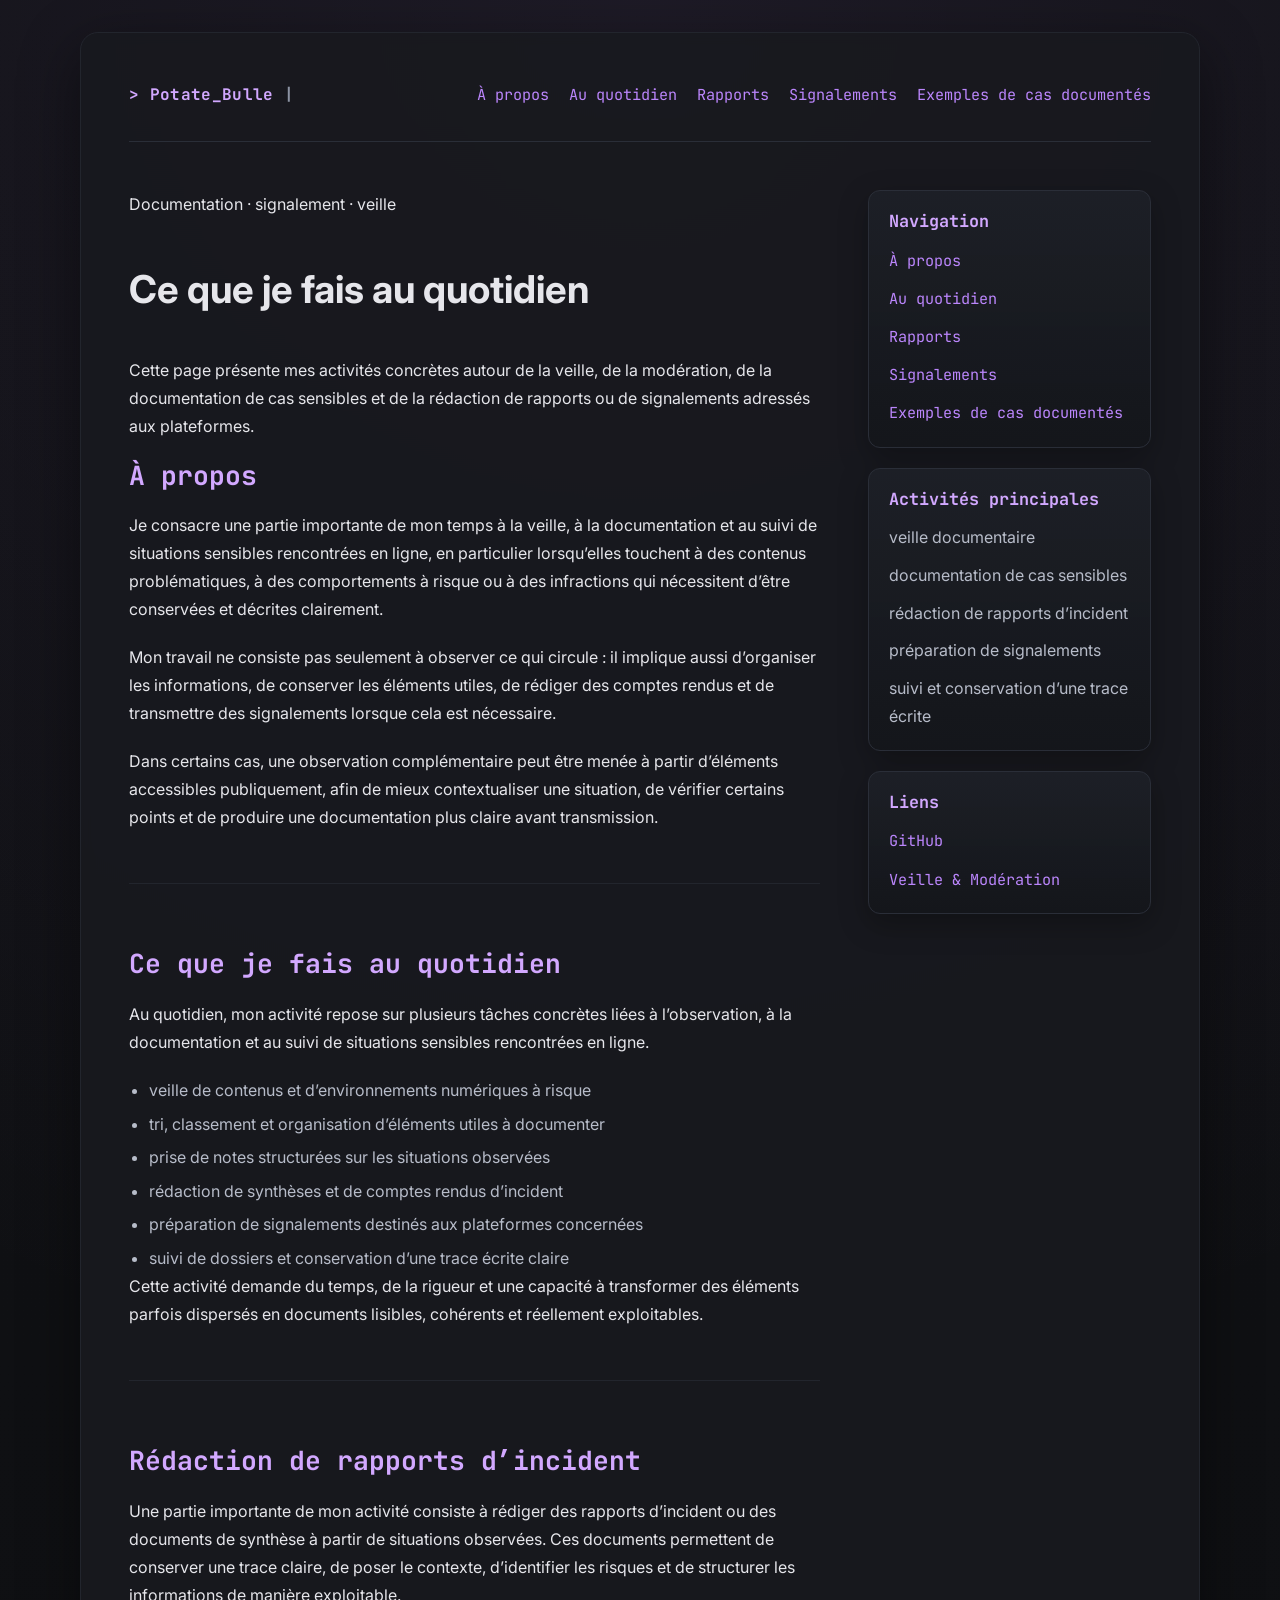
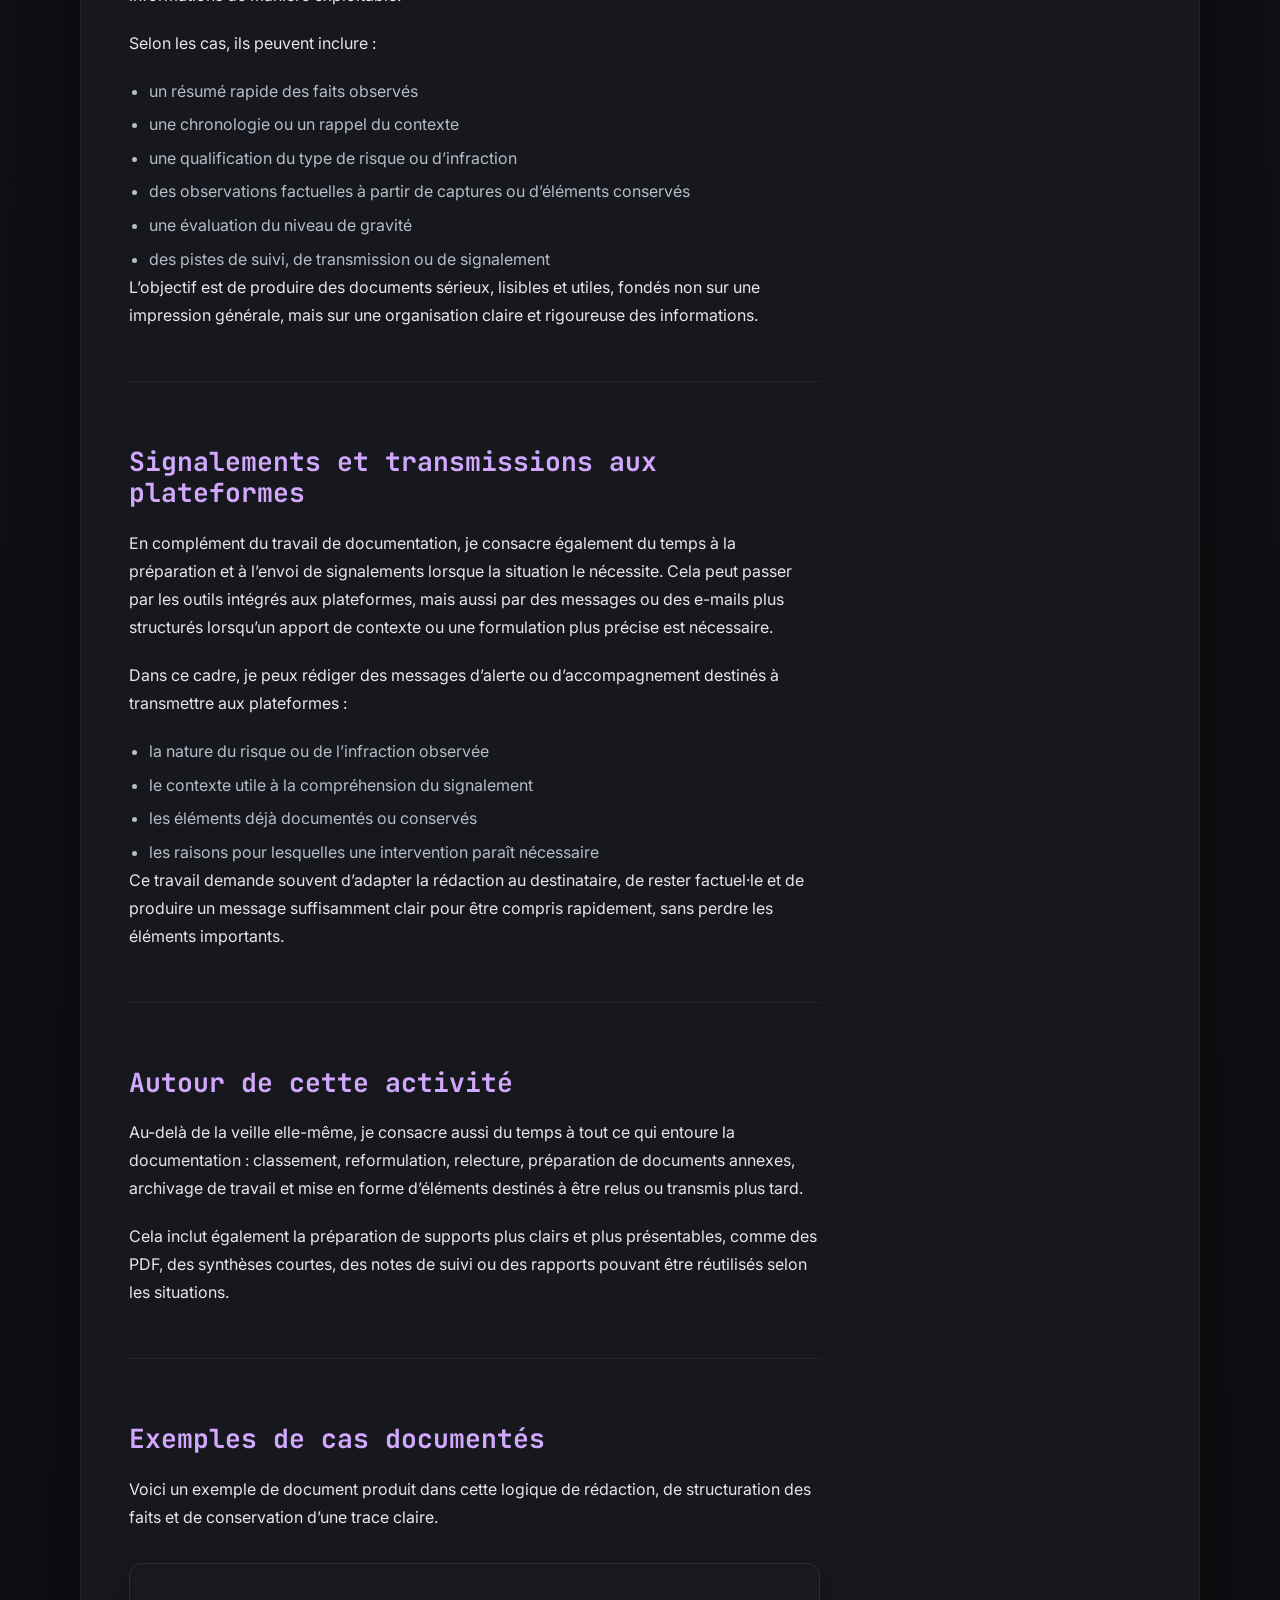
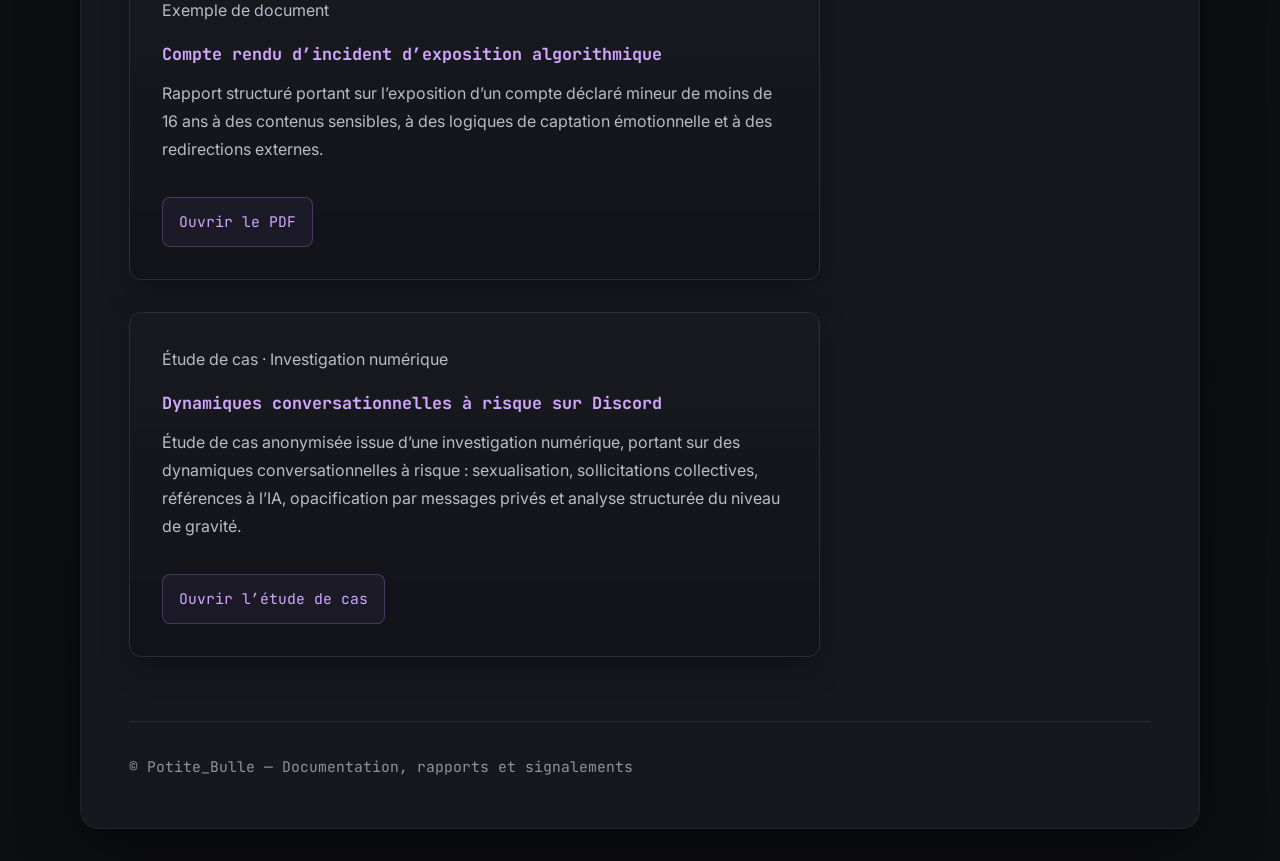
<file: PotateBulle/index.html>
<!doctype html>
<html lang="fr">
  <head>
    <meta charset="UTF-8" />
    <meta name="viewport" content="width=device-width, initial-scale=1.0" />
    <title>Potate_Bulle — Activités & documentation</title>
    <meta
      name="description"
      content="Page personnelle de Potate_Bulle : veille, modération, rédaction de rapports d’incident, documentation de cas sensibles et signalements adressés aux plateformes."
    />

    <link rel="stylesheet" href="style.css" />
    <link
      href="https://fonts.googleapis.com/css2?family=JetBrains+Mono:wght@500;700&family=Inter:wght@400;500;600;700&display=swap"
      rel="stylesheet"
    />
  </head>

  <body>
    <div class="container">
      <header class="site-header">
        <div class="logo" aria-label="Nom du site">
          &gt; Potate_Bulle <span>|</span>
        </div>

        <nav aria-label="Navigation principale">
          <a href="#about">À propos</a>
          <a href="#daily">Au quotidien</a>
          <a href="#reports">Rapports</a>
          <a href="#signals">Signalements</a>
          <a href="#pdf">Exemples de cas documentés</a>
        </nav>
      </header>

      <main>
        <section class="content">
          <section class="hero-block">
            <p class="eyebrow">Documentation · signalement · veille</p>
            <h1>Ce que je fais au quotidien</h1>
            <p class="hero-text">
              Cette page présente mes activités concrètes autour de la veille,
              de la modération, de la documentation de cas sensibles et de la
              rédaction de rapports ou de signalements adressés aux plateformes.
            </p>
          </section>

          <section id="about" class="section-block">
            <h2>À propos</h2>
            <p>
              Je consacre une partie importante de mon temps à la veille, à la
              documentation et au suivi de situations sensibles rencontrées en
              ligne, en particulier lorsqu’elles touchent à des contenus
              problématiques, à des comportements à risque ou à des infractions
              qui nécessitent d’être conservées et décrites clairement.
            </p>

            <p>
              Mon travail ne consiste pas seulement à observer ce qui circule :
              il implique aussi d’organiser les informations, de conserver les
              éléments utiles, de rédiger des comptes rendus et de transmettre
              des signalements lorsque cela est nécessaire.
            </p>

            <p>
              Dans certains cas, une observation complémentaire peut être menée
              à partir d’éléments accessibles publiquement, afin de mieux
              contextualiser une situation, de vérifier certains points et de
              produire une documentation plus claire avant transmission.
            </p>
          </section>

          <section id="daily" class="section-block">
            <h2>Ce que je fais au quotidien</h2>
            <p>
              Au quotidien, mon activité repose sur plusieurs tâches concrètes
              liées à l’observation, à la documentation et au suivi de
              situations sensibles rencontrées en ligne.
            </p>

            <ul>
              <li>
                veille de contenus et d’environnements numériques à risque
              </li>
              <li>
                tri, classement et organisation d’éléments utiles à documenter
              </li>
              <li>prise de notes structurées sur les situations observées</li>
              <li>rédaction de synthèses et de comptes rendus d’incident</li>
              <li>
                préparation de signalements destinés aux plateformes concernées
              </li>
              <li>
                suivi de dossiers et conservation d’une trace écrite claire
              </li>
            </ul>

            <p>
              Cette activité demande du temps, de la rigueur et une capacité à
              transformer des éléments parfois dispersés en documents lisibles,
              cohérents et réellement exploitables.
            </p>
          </section>

          <section id="reports" class="section-block">
            <h2>Rédaction de rapports d’incident</h2>
            <p>
              Une partie importante de mon activité consiste à rédiger des
              rapports d’incident ou des documents de synthèse à partir de
              situations observées. Ces documents permettent de conserver une
              trace claire, de poser le contexte, d’identifier les risques et de
              structurer les informations de manière exploitable.
            </p>

            <p>Selon les cas, ils peuvent inclure :</p>

            <ul>
              <li>un résumé rapide des faits observés</li>
              <li>une chronologie ou un rappel du contexte</li>
              <li>une qualification du type de risque ou d’infraction</li>
              <li>
                des observations factuelles à partir de captures ou d’éléments
                conservés
              </li>
              <li>une évaluation du niveau de gravité</li>
              <li>des pistes de suivi, de transmission ou de signalement</li>
            </ul>

            <p>
              L’objectif est de produire des documents sérieux, lisibles et
              utiles, fondés non sur une impression générale, mais sur une
              organisation claire et rigoureuse des informations.
            </p>
          </section>

          <section id="signals" class="section-block">
            <h2>Signalements et transmissions aux plateformes</h2>
            <p>
              En complément du travail de documentation, je consacre également
              du temps à la préparation et à l’envoi de signalements lorsque la
              situation le nécessite. Cela peut passer par les outils intégrés
              aux plateformes, mais aussi par des messages ou des e-mails plus
              structurés lorsqu’un apport de contexte ou une formulation plus
              précise est nécessaire.
            </p>

            <p>
              Dans ce cadre, je peux rédiger des messages d’alerte ou
              d’accompagnement destinés à transmettre aux plateformes :
            </p>

            <ul>
              <li>la nature du risque ou de l’infraction observée</li>
              <li>le contexte utile à la compréhension du signalement</li>
              <li>les éléments déjà documentés ou conservés</li>
              <li>
                les raisons pour lesquelles une intervention paraît nécessaire
              </li>
            </ul>

            <p>
              Ce travail demande souvent d’adapter la rédaction au destinataire,
              de rester factuel·le et de produire un message suffisamment clair
              pour être compris rapidement, sans perdre les éléments importants.
            </p>
          </section>

          <section id="other" class="section-block">
            <h2>Autour de cette activité</h2>
            <p>
              Au-delà de la veille elle-même, je consacre aussi du temps à tout
              ce qui entoure la documentation : classement, reformulation,
              relecture, préparation de documents annexes, archivage de travail
              et mise en forme d’éléments destinés à être relus ou transmis plus
              tard.
            </p>

            <p>
              Cela inclut également la préparation de supports plus clairs et
              plus présentables, comme des PDF, des synthèses courtes, des notes
              de suivi ou des rapports pouvant être réutilisés selon les
              situations.
            </p>
          </section>

          <section id="pdf" class="section-block">
            <h2>Exemples de cas documentés</h2>
            <p>
              Voici un exemple de document produit dans cette logique de
              rédaction, de structuration des faits et de conservation d’une
              trace claire.
            </p>

            <article class="pdf-card">
              <p class="pdf-tag">Exemple de document</p>
              <h3>Compte rendu d’incident d’exposition algorithmique</h3>
              <p>
                Rapport structuré portant sur l’exposition d’un compte déclaré
                mineur de moins de 16 ans à des contenus sensibles, à des
                logiques de captation émotionnelle et à des redirections
                externes.
              </p>
              <a
                href="https://drive.google.com/file/d/1jq37dCwUEpDMv2aNi8sYhHijx99ZOrle/view"
                target="_blank"
                rel="noopener noreferrer"
              >
                Ouvrir le PDF
              </a>
            </article>
            <article class="pdf-card">
              <p class="pdf-tag">Étude de cas · Investigation numérique</p>
              <h3>Dynamiques conversationnelles à risque sur Discord</h3>
              <p>
                Étude de cas anonymisée issue d’une investigation numérique,
                portant sur des dynamiques conversationnelles à risque :
                sexualisation, sollicitations collectives, références à l’IA,
                opacification par messages privés et analyse structurée du
                niveau de gravité.
              </p>
              <a
                href="/Blog/pages/analyse/index.html"
                target="_blank"
                rel="noopener noreferrer"
              >
                Ouvrir l’étude de cas
              </a>
            </article>
          </section>
        </section>

        <aside class="sidebar" aria-label="Informations secondaires">
          <section class="sidebar-block">
            <h3>Navigation</h3>
            <ul>
              <li><a href="#about">À propos</a></li>
              <li><a href="#daily">Au quotidien</a></li>
              <li><a href="#reports">Rapports</a></li>
              <li><a href="#signals">Signalements</a></li>
              <li><a href="#pdf">Exemples de cas documentés</a></li>
            </ul>
          </section>

          <section class="sidebar-block">
            <h3>Activités principales</h3>
            <ul>
              <li>veille documentaire</li>
              <li>documentation de cas sensibles</li>
              <li>rédaction de rapports d’incident</li>
              <li>préparation de signalements</li>
              <li>suivi et conservation d’une trace écrite</li>
            </ul>
          </section>

          <section class="sidebar-block">
            <h3>Liens</h3>
            <ul>
              <li>
                <a
                  href="https://github.com/PotiteBulle"
                  target="_blank"
                  rel="noopener noreferrer"
                >
                  GitHub
                </a>
              </li>
              <li>
                <a
                  href="https://potitebulle.github.io/"
                  target="_blank"
                  rel="noopener noreferrer"
                >
                  Veille & Modération
                </a>
              </li>
            </ul>
          </section>
        </aside>
      </main>

      <footer class="site-footer">
        <p>© Potite_Bulle — Documentation, rapports et signalements</p>
      </footer>
    </div>
  </body>
</html>
</file>
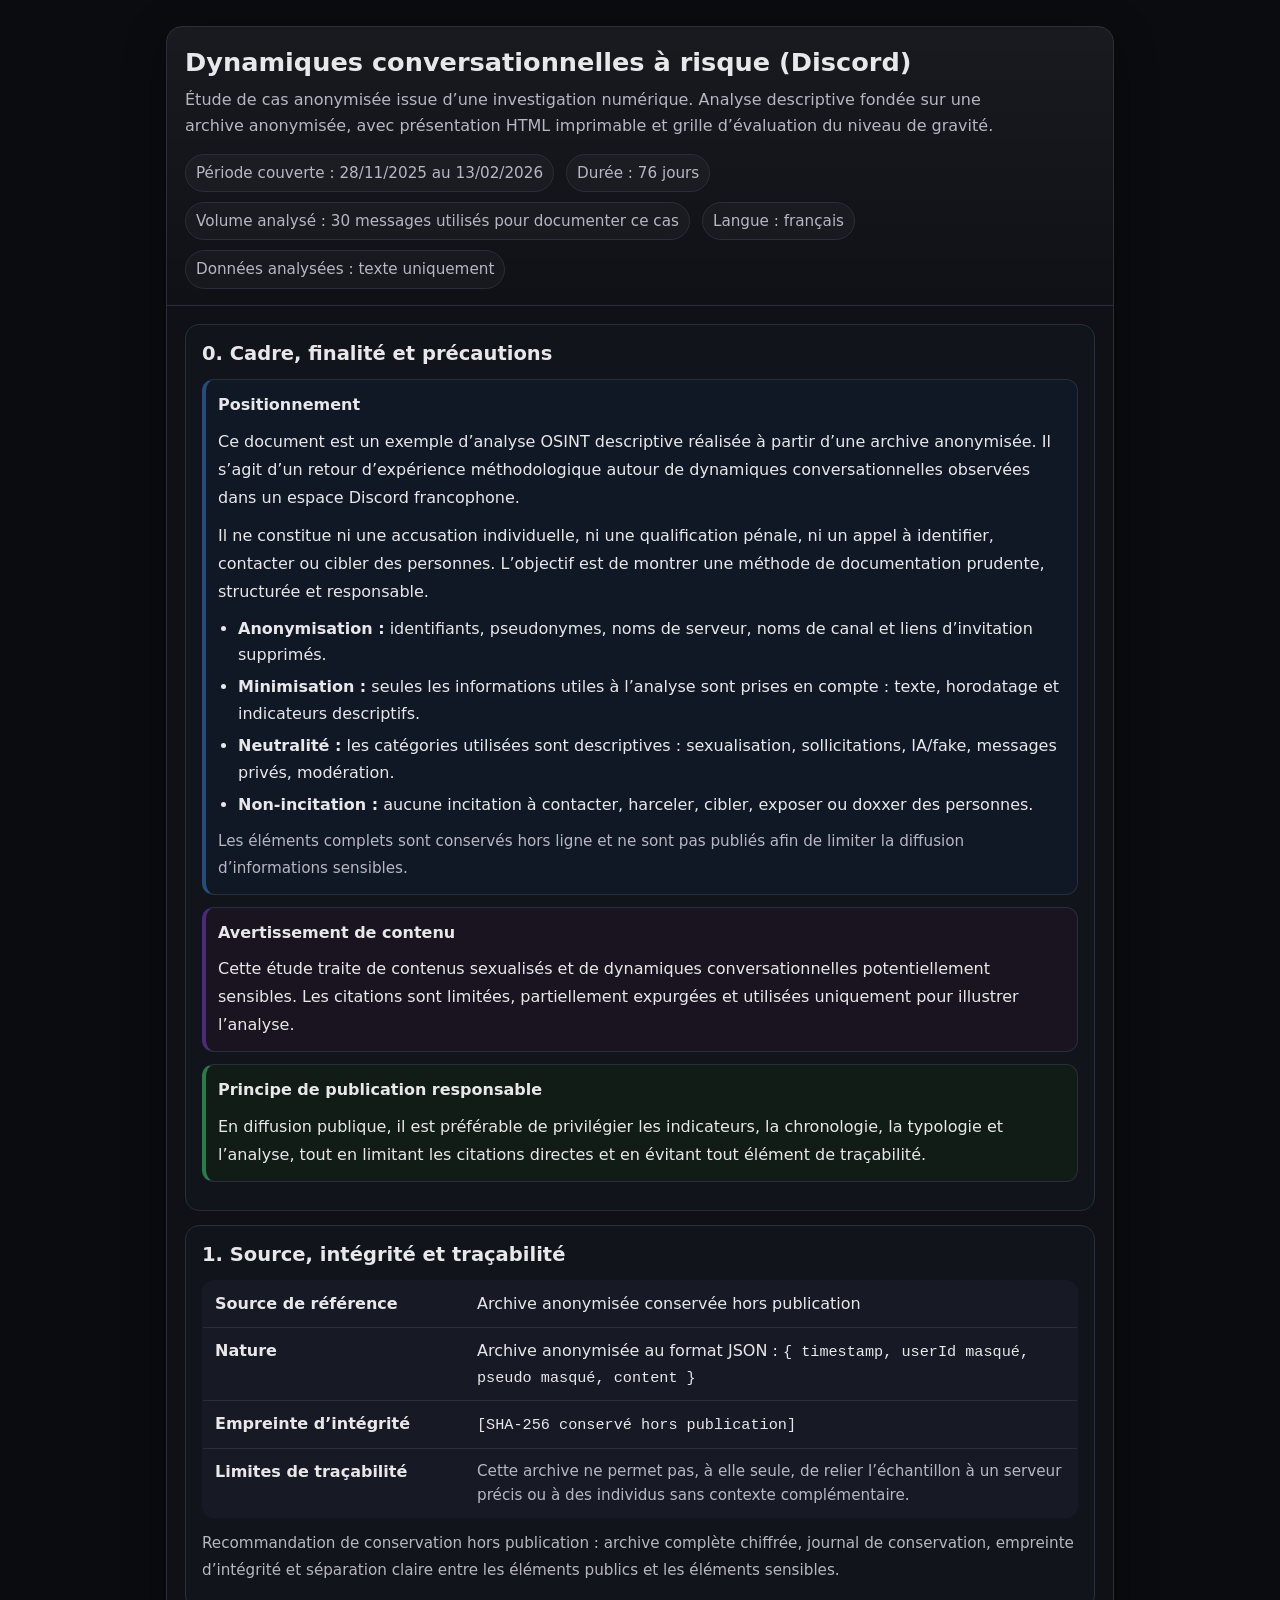
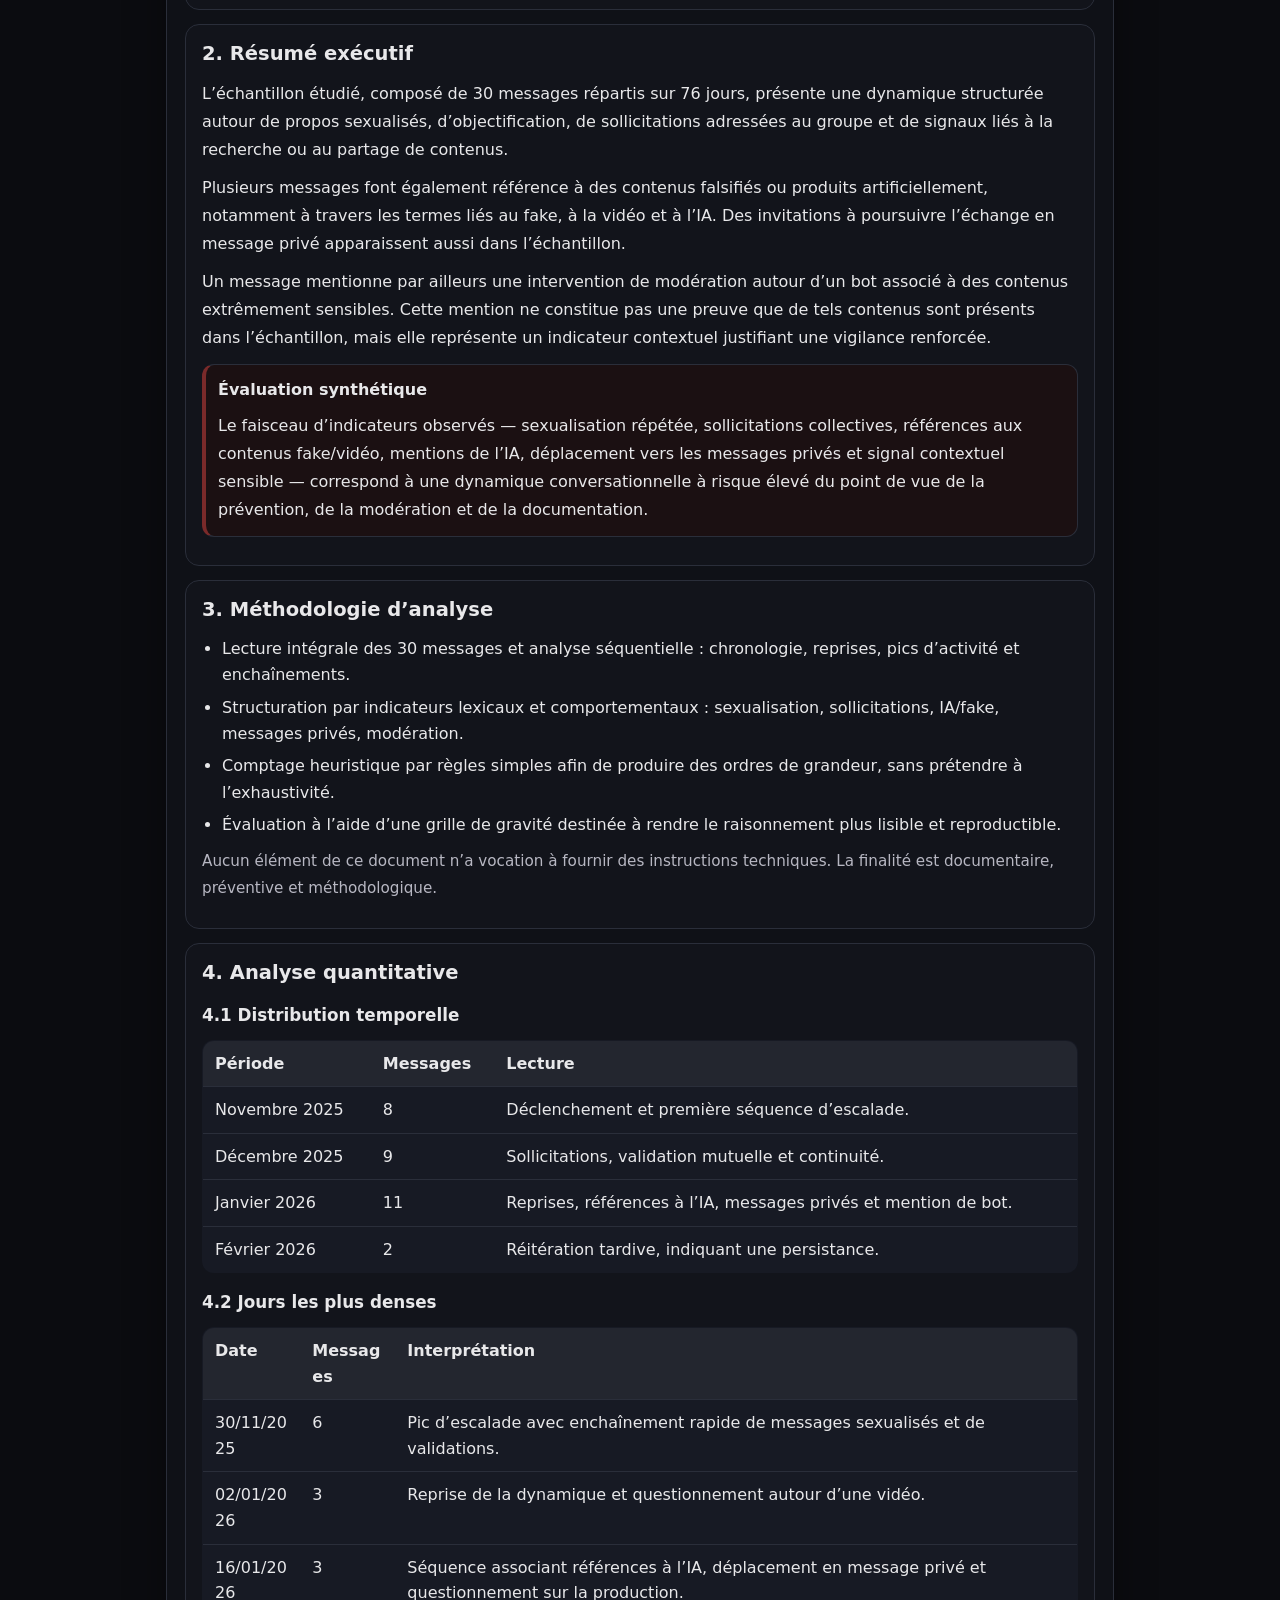
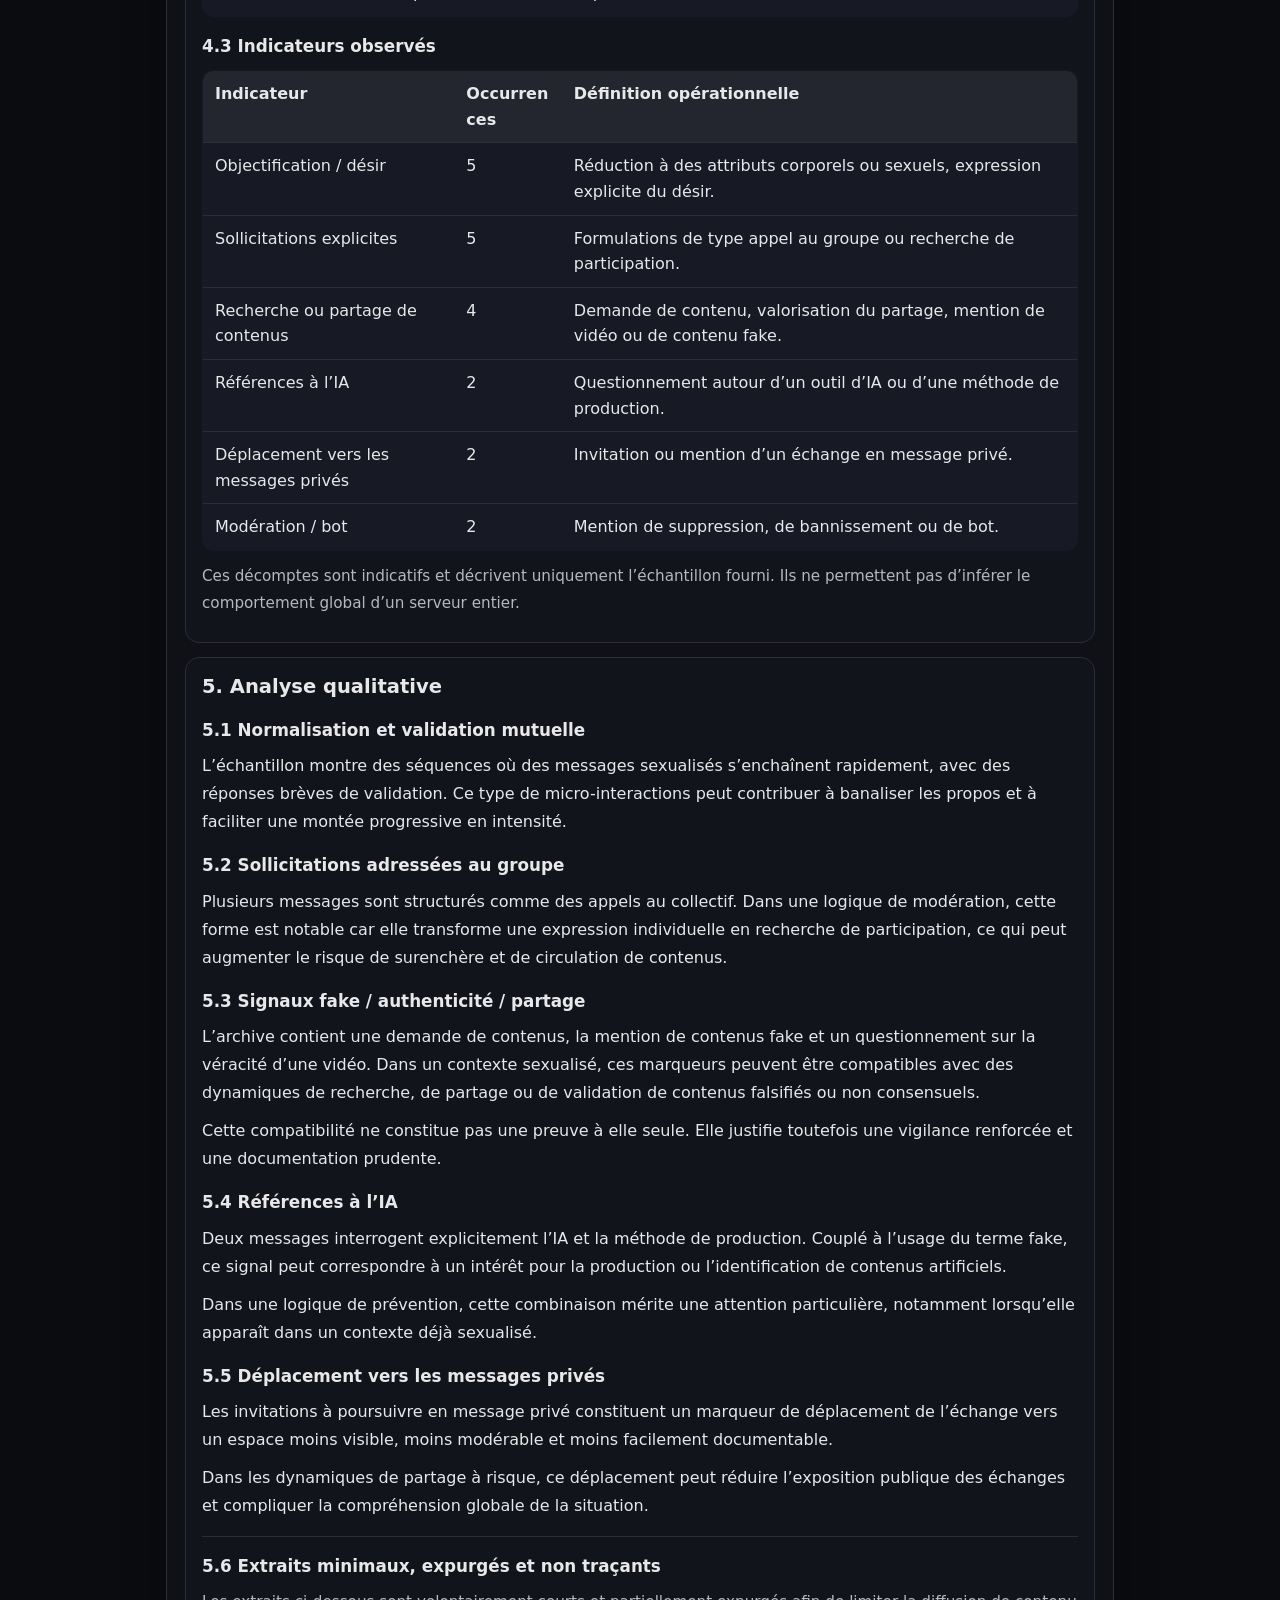
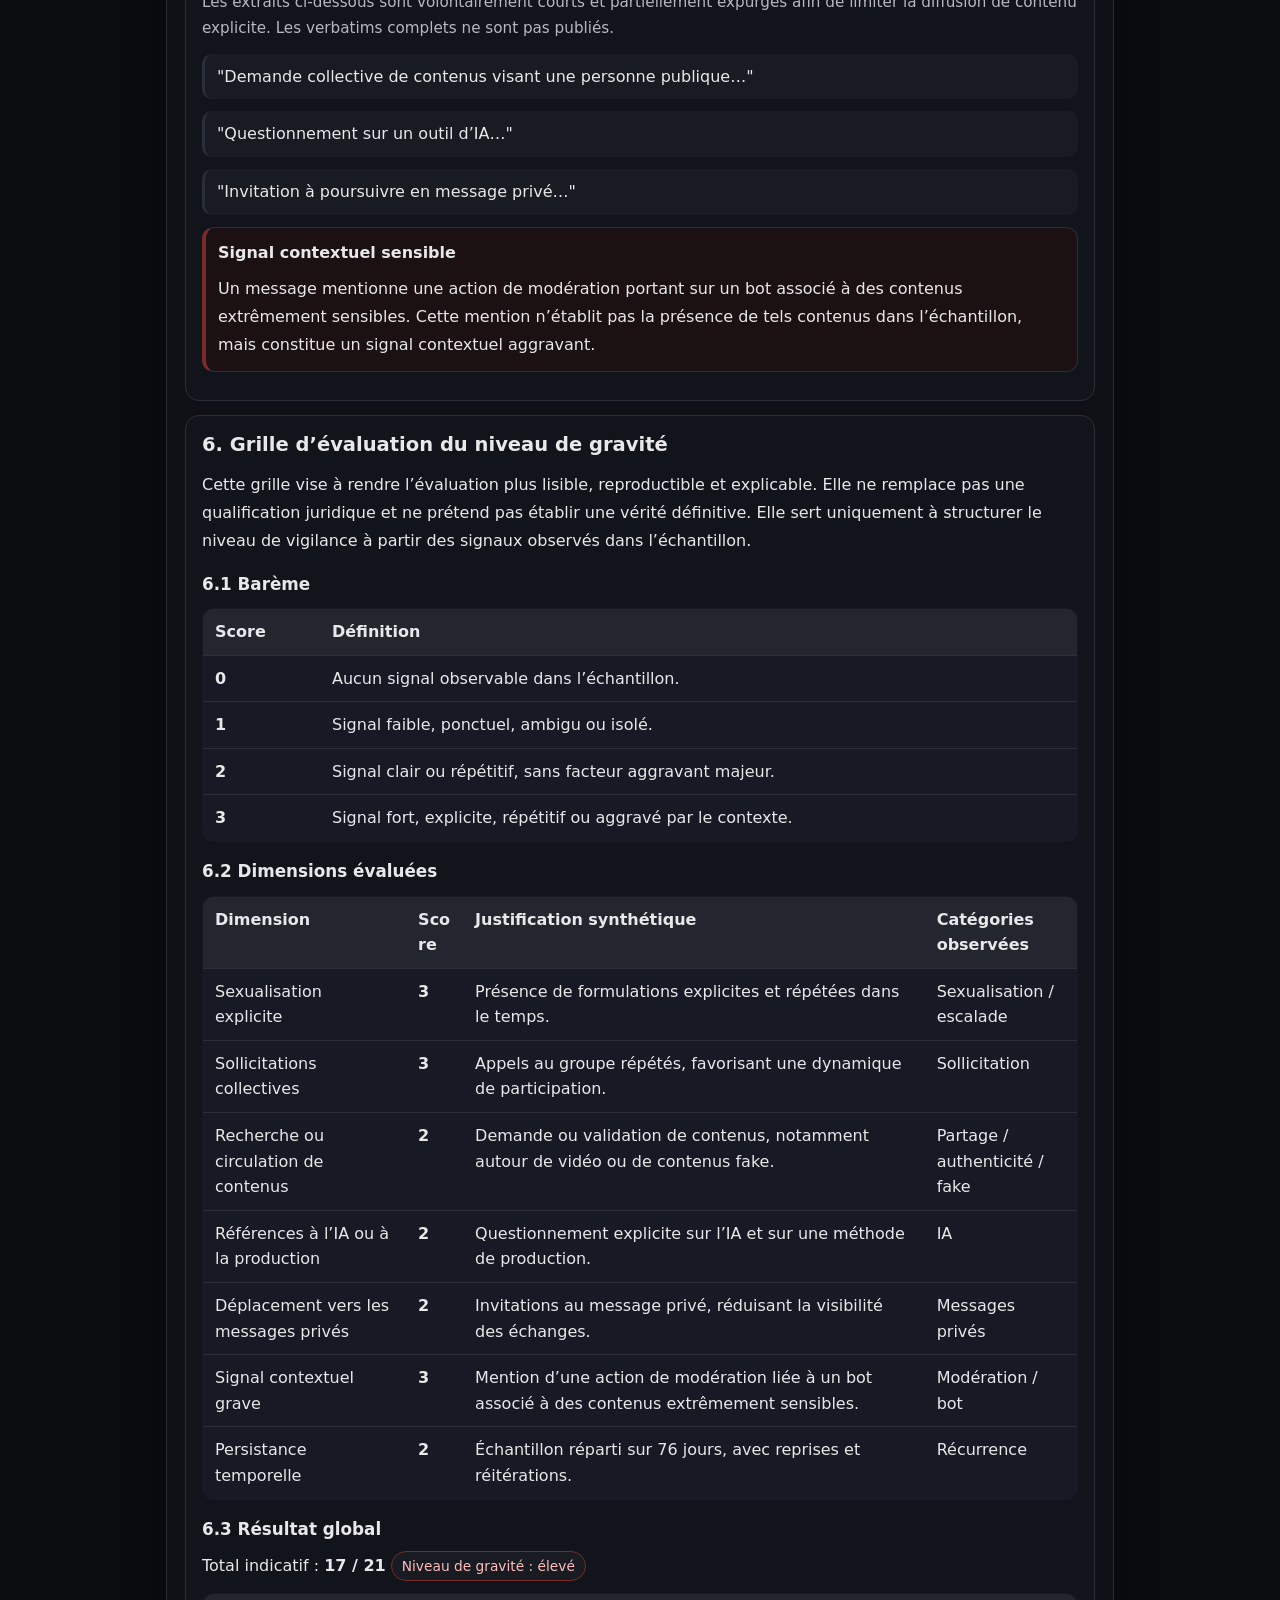
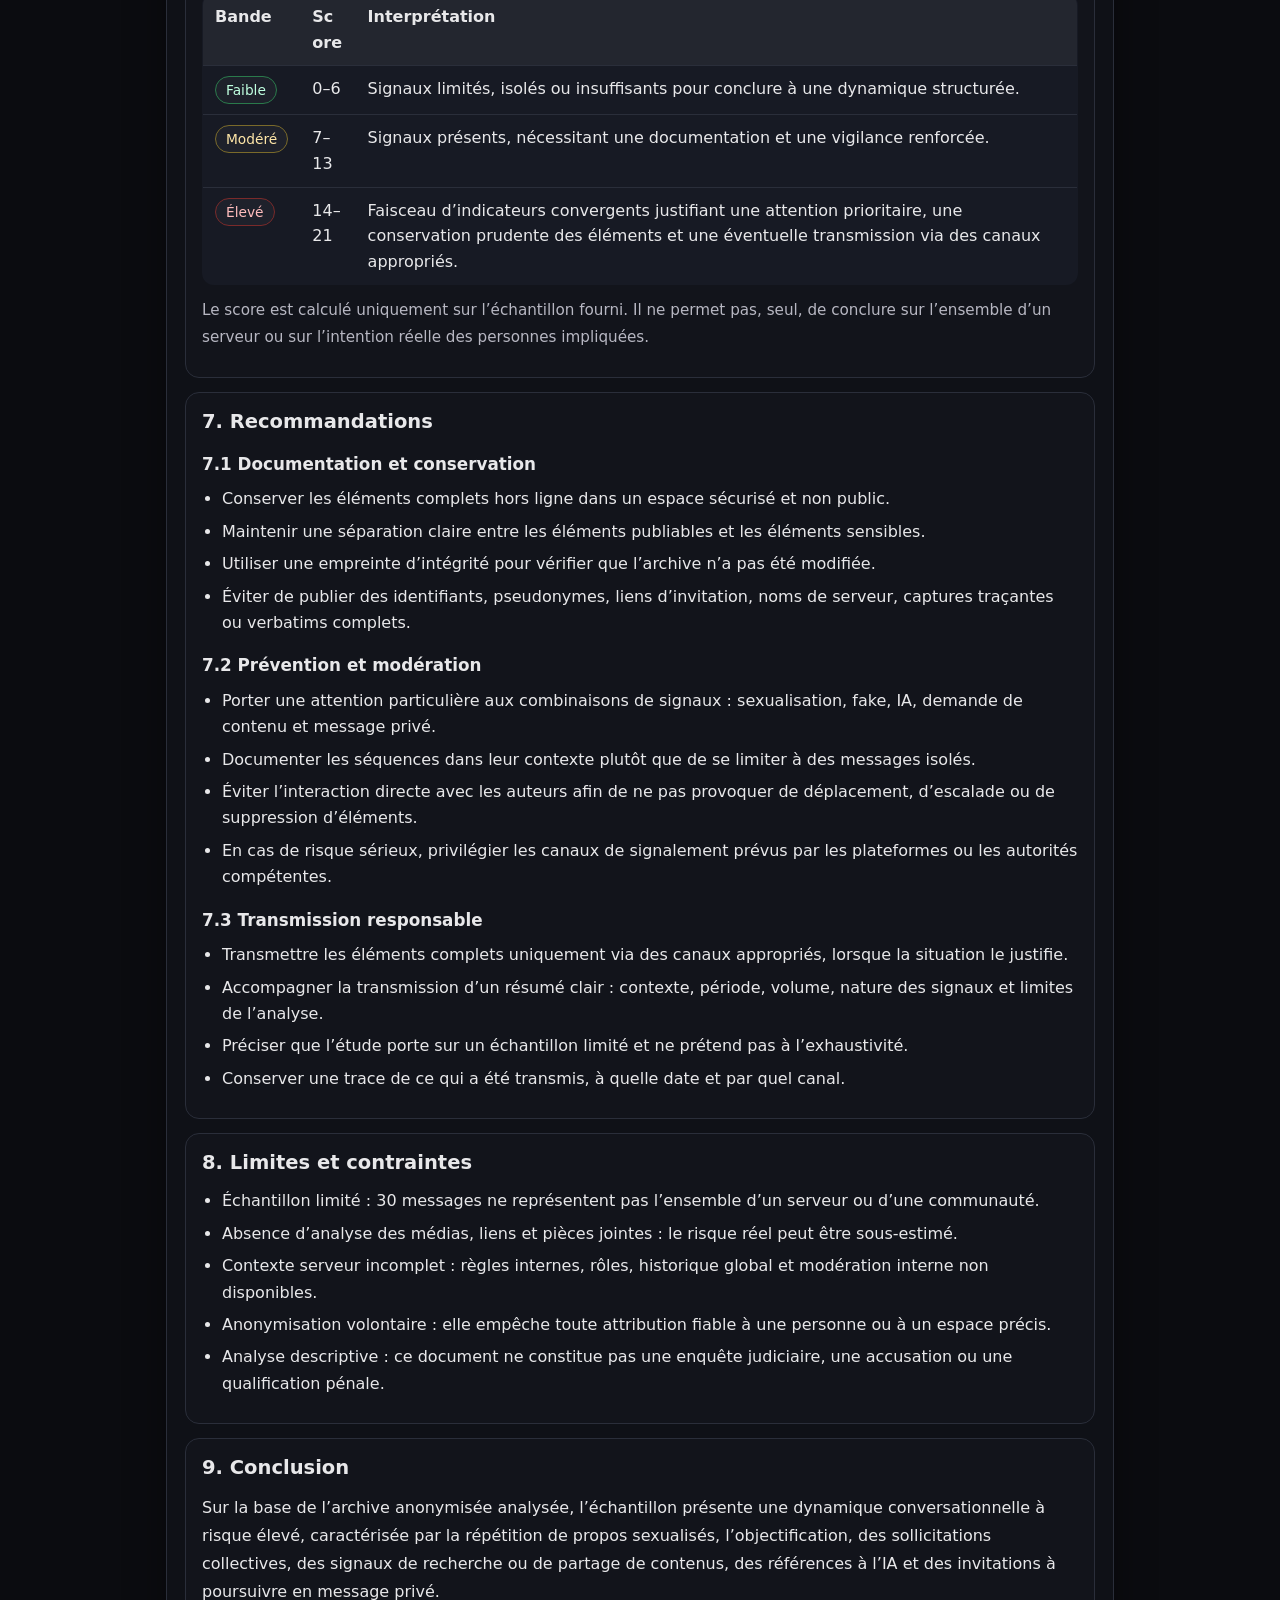
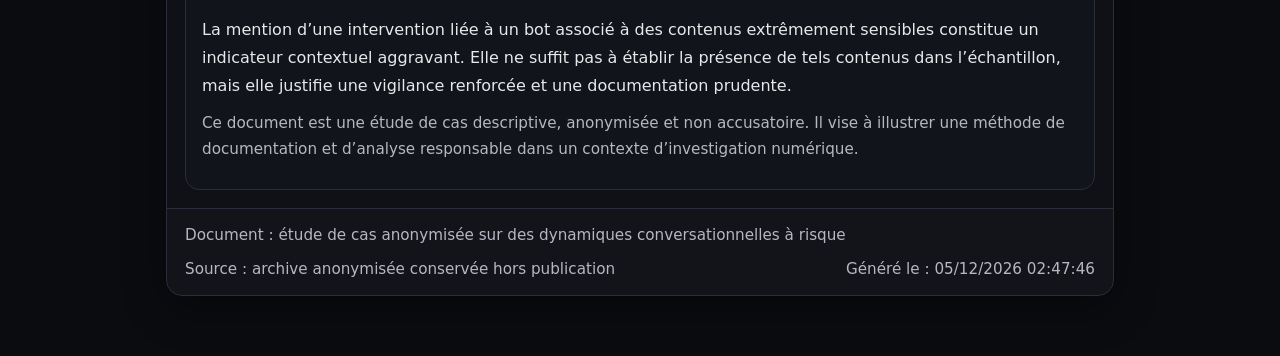
<file: Blog/pages/analyse/index.html>
<!doctype html>
<html lang="fr">
  <head>
    <meta charset="utf-8" />
    <meta name="viewport" content="width=device-width,initial-scale=1" />
    <meta name="robots" content="index,follow" />

    <title>Dynamiques conversationnelles à risque (Discord)</title>

    <meta
      name="description"
      content="Étude de cas anonymisée issue d’une investigation numérique. Analyse descriptive de dynamiques conversationnelles à risque observées dans un espace Discord francophone, avec grille d’évaluation du niveau de gravité."
    />

    <link href="/Blog/pages/analyse/style.css" rel="stylesheet" />
  </head>

  <body>
    <main class="wrap">
      <article class="paper">
        <header class="topbar">
          <h1 class="title">
            Dynamiques conversationnelles à risque (Discord)
          </h1>

          <p class="subtitle">
            Étude de cas anonymisée issue d’une investigation numérique.
            Analyse descriptive fondée sur une archive anonymisée,
            avec présentation HTML imprimable et grille d’évaluation du niveau
            de gravité.
          </p>

          <div class="meta">
            <span class="chip"
              >Période couverte : 28/11/2025 au 13/02/2026</span
            >
            <span class="chip">Durée : 76 jours</span>
            <span class="chip">Volume analysé : 30 messages utilisés pour documenter ce cas</span>
            <span class="chip">Langue : français</span>
            <span class="chip">Données analysées : texte uniquement</span>
          </div>
        </header>

        <div class="content">
          <section class="section">
            <h2>0. Cadre, finalité et précautions</h2>

            <div class="callout">
              <h4>Positionnement</h4>

              <p>
                Ce document est un exemple d’analyse OSINT descriptive réalisée
                à partir d’une archive anonymisée. Il s’agit d’un retour
                d’expérience méthodologique autour de dynamiques
                conversationnelles observées dans un espace Discord francophone.
              </p>

              <p>
                Il ne constitue ni une accusation individuelle, ni une
                qualification pénale, ni un appel à identifier, contacter ou
                cibler des personnes. L’objectif est de montrer une méthode de
                documentation prudente, structurée et responsable.
              </p>

              <ul>
                <li>
                  <strong>Anonymisation :</strong> identifiants, pseudonymes,
                  noms de serveur, noms de canal et liens d’invitation
                  supprimés.
                </li>
                <li>
                  <strong>Minimisation :</strong> seules les informations utiles
                  à l’analyse sont prises en compte : texte, horodatage et
                  indicateurs descriptifs.
                </li>
                <li>
                  <strong>Neutralité :</strong> les catégories utilisées sont
                  descriptives : sexualisation, sollicitations, IA/fake,
                  messages privés, modération.
                </li>
                <li>
                  <strong>Non-incitation :</strong> aucune incitation à
                  contacter, harceler, cibler, exposer ou doxxer des personnes.
                </li>
              </ul>

              <p class="small">
                Les éléments complets sont conservés hors ligne et ne sont pas
                publiés afin de limiter la diffusion d’informations sensibles.
              </p>
            </div>

            <div class="callout warn">
              <h4>Avertissement de contenu</h4>

              <p>
                Cette étude traite de contenus sexualisés et de dynamiques
                conversationnelles potentiellement sensibles. Les citations sont
                limitées, partiellement expurgées et utilisées uniquement pour
                illustrer l’analyse.
              </p>
            </div>

            <div class="callout ok">
              <h4>Principe de publication responsable</h4>

              <p>
                En diffusion publique, il est préférable de privilégier les
                indicateurs, la chronologie, la typologie et l’analyse, tout en
                limitant les citations directes et en évitant tout élément de
                traçabilité.
              </p>
            </div>
          </section>

          <section class="section">
            <h2>1. Source, intégrité et traçabilité</h2>

            <table>
              <tbody>
                <tr>
                  <th style="width: 30%">Source de référence</th>
                  <td>Archive anonymisée conservée hors publication</td>
                </tr>
                <tr>
                  <th>Nature</th>
                  <td>
                    Archive anonymisée au format JSON :
                    <code
                      >{ timestamp, userId masqué, pseudo masqué, content
                      }</code
                    >
                  </td>
                </tr>
                <tr>
                  <th>Empreinte d’intégrité</th>
                  <td>
                    <code>[SHA-256 conservé hors publication]</code>
                  </td>
                </tr>
                <tr>
                  <th>Limites de traçabilité</th>
                  <td class="small">
                    Cette archive ne permet pas, à elle seule, de relier
                    l’échantillon à un serveur précis ou à des individus sans
                    contexte complémentaire.
                  </td>
                </tr>
              </tbody>
            </table>

            <p class="small">
              Recommandation de conservation hors publication : archive complète
              chiffrée, journal de conservation, empreinte d’intégrité et
              séparation claire entre les éléments publics et les éléments
              sensibles.
            </p>
          </section>

          <section class="section">
            <h2>2. Résumé exécutif</h2>

            <p>
              L’échantillon étudié, composé de 30 messages répartis sur 76
              jours, présente une dynamique structurée autour de propos
              sexualisés, d’objectification, de sollicitations adressées au
              groupe et de signaux liés à la recherche ou au partage de
              contenus.
            </p>

            <p>
              Plusieurs messages font également référence à des contenus
              falsifiés ou produits artificiellement, notamment à travers les
              termes liés au fake, à la vidéo et à l’IA. Des invitations à
              poursuivre l’échange en message privé apparaissent aussi dans
              l’échantillon.
            </p>

            <p>
              Un message mentionne par ailleurs une intervention de modération
              autour d’un bot associé à des contenus extrêmement sensibles.
              Cette mention ne constitue pas une preuve que de tels contenus
              sont présents dans l’échantillon, mais elle représente un
              indicateur contextuel justifiant une vigilance renforcée.
            </p>

            <div class="callout danger">
              <h4>Évaluation synthétique</h4>

              <p>
                Le faisceau d’indicateurs observés — sexualisation répétée,
                sollicitations collectives, références aux contenus fake/vidéo,
                mentions de l’IA, déplacement vers les messages privés et signal
                contextuel sensible — correspond à une dynamique
                conversationnelle à risque élevé du point de vue de la
                prévention, de la modération et de la documentation.
              </p>
            </div>
          </section>

          <section class="section">
            <h2>3. Méthodologie d’analyse</h2>

            <ul>
              <li>
                Lecture intégrale des 30 messages et analyse séquentielle :
                chronologie, reprises, pics d’activité et enchaînements.
              </li>
              <li>
                Structuration par indicateurs lexicaux et comportementaux :
                sexualisation, sollicitations, IA/fake, messages privés,
                modération.
              </li>
              <li>
                Comptage heuristique par règles simples afin de produire des
                ordres de grandeur, sans prétendre à l’exhaustivité.
              </li>
              <li>
                Évaluation à l’aide d’une grille de gravité destinée à rendre le
                raisonnement plus lisible et reproductible.
              </li>
            </ul>

            <p class="small">
              Aucun élément de ce document n’a vocation à fournir des
              instructions techniques. La finalité est documentaire, préventive
              et méthodologique.
            </p>
          </section>

          <section class="section">
            <h2>4. Analyse quantitative</h2>

            <h3>4.1 Distribution temporelle</h3>

            <table>
              <thead>
                <tr>
                  <th>Période</th>
                  <th>Messages</th>
                  <th>Lecture</th>
                </tr>
              </thead>
              <tbody>
                <tr>
                  <td>Novembre 2025</td>
                  <td>8</td>
                  <td>Déclenchement et première séquence d’escalade.</td>
                </tr>
                <tr>
                  <td>Décembre 2025</td>
                  <td>9</td>
                  <td>Sollicitations, validation mutuelle et continuité.</td>
                </tr>
                <tr>
                  <td>Janvier 2026</td>
                  <td>11</td>
                  <td>
                    Reprises, références à l’IA, messages privés et mention de
                    bot.
                  </td>
                </tr>
                <tr>
                  <td>Février 2026</td>
                  <td>2</td>
                  <td>Réitération tardive, indiquant une persistance.</td>
                </tr>
              </tbody>
            </table>

            <h3>4.2 Jours les plus denses</h3>

            <table>
              <thead>
                <tr>
                  <th>Date</th>
                  <th>Messages</th>
                  <th>Interprétation</th>
                </tr>
              </thead>
              <tbody>
                <tr>
                  <td>30/11/2025</td>
                  <td>6</td>
                  <td>
                    Pic d’escalade avec enchaînement rapide de messages
                    sexualisés et de validations.
                  </td>
                </tr>
                <tr>
                  <td>02/01/2026</td>
                  <td>3</td>
                  <td>
                    Reprise de la dynamique et questionnement autour d’une
                    vidéo.
                  </td>
                </tr>
                <tr>
                  <td>16/01/2026</td>
                  <td>3</td>
                  <td>
                    Séquence associant références à l’IA, déplacement en message
                    privé et questionnement sur la production.
                  </td>
                </tr>
              </tbody>
            </table>

            <h3>4.3 Indicateurs observés</h3>

            <table>
              <thead>
                <tr>
                  <th>Indicateur</th>
                  <th>Occurrences</th>
                  <th>Définition opérationnelle</th>
                </tr>
              </thead>
              <tbody>
                <tr>
                  <td>Objectification / désir</td>
                  <td>5</td>
                  <td>
                    Réduction à des attributs corporels ou sexuels, expression
                    explicite du désir.
                  </td>
                </tr>
                <tr>
                  <td>Sollicitations explicites</td>
                  <td>5</td>
                  <td>
                    Formulations de type appel au groupe ou recherche de
                    participation.
                  </td>
                </tr>
                <tr>
                  <td>Recherche ou partage de contenus</td>
                  <td>4</td>
                  <td>
                    Demande de contenu, valorisation du partage, mention de
                    vidéo ou de contenu fake.
                  </td>
                </tr>
                <tr>
                  <td>Références à l’IA</td>
                  <td>2</td>
                  <td>
                    Questionnement autour d’un outil d’IA ou d’une méthode de
                    production.
                  </td>
                </tr>
                <tr>
                  <td>Déplacement vers les messages privés</td>
                  <td>2</td>
                  <td>Invitation ou mention d’un échange en message privé.</td>
                </tr>
                <tr>
                  <td>Modération / bot</td>
                  <td>2</td>
                  <td>Mention de suppression, de bannissement ou de bot.</td>
                </tr>
              </tbody>
            </table>

            <p class="small">
              Ces décomptes sont indicatifs et décrivent uniquement
              l’échantillon fourni. Ils ne permettent pas d’inférer le
              comportement global d’un serveur entier.
            </p>
          </section>

          <section class="section pagebreak">
            <h2>5. Analyse qualitative</h2>

            <h3>5.1 Normalisation et validation mutuelle</h3>

            <p>
              L’échantillon montre des séquences où des messages sexualisés
              s’enchaînent rapidement, avec des réponses brèves de validation.
              Ce type de micro-interactions peut contribuer à banaliser les
              propos et à faciliter une montée progressive en intensité.
            </p>

            <h3>5.2 Sollicitations adressées au groupe</h3>

            <p>
              Plusieurs messages sont structurés comme des appels au collectif.
              Dans une logique de modération, cette forme est notable car elle
              transforme une expression individuelle en recherche de
              participation, ce qui peut augmenter le risque de surenchère et de
              circulation de contenus.
            </p>

            <h3>5.3 Signaux fake / authenticité / partage</h3>

            <p>
              L’archive contient une demande de contenus, la mention de contenus
              fake et un questionnement sur la véracité d’une vidéo. Dans un
              contexte sexualisé, ces marqueurs peuvent être compatibles avec
              des dynamiques de recherche, de partage ou de validation de
              contenus falsifiés ou non consensuels.
            </p>

            <p>
              Cette compatibilité ne constitue pas une preuve à elle seule. Elle
              justifie toutefois une vigilance renforcée et une documentation
              prudente.
            </p>

            <h3>5.4 Références à l’IA</h3>

            <p>
              Deux messages interrogent explicitement l’IA et la méthode de
              production. Couplé à l’usage du terme fake, ce signal peut
              correspondre à un intérêt pour la production ou l’identification
              de contenus artificiels.
            </p>

            <p>
              Dans une logique de prévention, cette combinaison mérite une
              attention particulière, notamment lorsqu’elle apparaît dans un
              contexte déjà sexualisé.
            </p>

            <h3>5.5 Déplacement vers les messages privés</h3>

            <p>
              Les invitations à poursuivre en message privé constituent un
              marqueur de déplacement de l’échange vers un espace moins visible,
              moins modérable et moins facilement documentable.
            </p>

            <p>
              Dans les dynamiques de partage à risque, ce déplacement peut
              réduire l’exposition publique des échanges et compliquer la
              compréhension globale de la situation.
            </p>

            <div class="hr"></div>

            <h3>5.6 Extraits minimaux, expurgés et non traçants</h3>

            <p class="small">
              Les extraits ci-dessous sont volontairement courts et
              partiellement expurgés afin de limiter la diffusion de contenu
              explicite. Les verbatims complets ne sont pas publiés.
            </p>

            <blockquote>
              "Demande collective de contenus visant une personne publique…"
            </blockquote>

            <blockquote>"Questionnement sur un outil d’IA…"</blockquote>

            <blockquote>"Invitation à poursuivre en message privé…"</blockquote>

            <div class="callout danger">
              <h4>Signal contextuel sensible</h4>

              <p>
                Un message mentionne une action de modération portant sur un bot
                associé à des contenus extrêmement sensibles. Cette mention
                n’établit pas la présence de tels contenus dans l’échantillon,
                mais constitue un signal contextuel aggravant.
              </p>
            </div>
          </section>

          <section class="section">
            <h2>6. Grille d’évaluation du niveau de gravité</h2>

            <p>
              Cette grille vise à rendre l’évaluation plus lisible,
              reproductible et explicable. Elle ne remplace pas une
              qualification juridique et ne prétend pas établir une vérité
              définitive. Elle sert uniquement à structurer le niveau de
              vigilance à partir des signaux observés dans l’échantillon.
            </p>

            <h3>6.1 Barème</h3>

            <table>
              <thead>
                <tr>
                  <th>Score</th>
                  <th>Définition</th>
                </tr>
              </thead>
              <tbody>
                <tr>
                  <td><strong>0</strong></td>
                  <td>Aucun signal observable dans l’échantillon.</td>
                </tr>
                <tr>
                  <td><strong>1</strong></td>
                  <td>Signal faible, ponctuel, ambigu ou isolé.</td>
                </tr>
                <tr>
                  <td><strong>2</strong></td>
                  <td>
                    Signal clair ou répétitif, sans facteur aggravant majeur.
                  </td>
                </tr>
                <tr>
                  <td><strong>3</strong></td>
                  <td>
                    Signal fort, explicite, répétitif ou aggravé par le
                    contexte.
                  </td>
                </tr>
              </tbody>
            </table>

            <h3>6.2 Dimensions évaluées</h3>

            <table>
              <thead>
                <tr>
                  <th>Dimension</th>
                  <th>Score</th>
                  <th>Justification synthétique</th>
                  <th>Catégories observées</th>
                </tr>
              </thead>
              <tbody>
                <tr>
                  <td>Sexualisation explicite</td>
                  <td><strong>3</strong></td>
                  <td>
                    Présence de formulations explicites et répétées dans le
                    temps.
                  </td>
                  <td>Sexualisation / escalade</td>
                </tr>
                <tr>
                  <td>Sollicitations collectives</td>
                  <td><strong>3</strong></td>
                  <td>
                    Appels au groupe répétés, favorisant une dynamique de
                    participation.
                  </td>
                  <td>Sollicitation</td>
                </tr>
                <tr>
                  <td>Recherche ou circulation de contenus</td>
                  <td><strong>2</strong></td>
                  <td>
                    Demande ou validation de contenus, notamment autour de vidéo
                    ou de contenus fake.
                  </td>
                  <td>Partage / authenticité / fake</td>
                </tr>
                <tr>
                  <td>Références à l’IA ou à la production</td>
                  <td><strong>2</strong></td>
                  <td>
                    Questionnement explicite sur l’IA et sur une méthode de
                    production.
                  </td>
                  <td>IA</td>
                </tr>
                <tr>
                  <td>Déplacement vers les messages privés</td>
                  <td><strong>2</strong></td>
                  <td>
                    Invitations au message privé, réduisant la visibilité des
                    échanges.
                  </td>
                  <td>Messages privés</td>
                </tr>
                <tr>
                  <td>Signal contextuel grave</td>
                  <td><strong>3</strong></td>
                  <td>
                    Mention d’une action de modération liée à un bot associé à
                    des contenus extrêmement sensibles.
                  </td>
                  <td>Modération / bot</td>
                </tr>
                <tr>
                  <td>Persistance temporelle</td>
                  <td><strong>2</strong></td>
                  <td>
                    Échantillon réparti sur 76 jours, avec reprises et
                    réitérations.
                  </td>
                  <td>Récurrence</td>
                </tr>
              </tbody>
            </table>

            <h3>6.3 Résultat global</h3>

            <p>
              Total indicatif :
              <strong>17 / 21</strong>
              <span class="badge risk-high">Niveau de gravité : élevé</span>
            </p>

            <table>
              <thead>
                <tr>
                  <th>Bande</th>
                  <th>Score</th>
                  <th>Interprétation</th>
                </tr>
              </thead>
              <tbody>
                <tr>
                  <td><span class="badge risk-low">Faible</span></td>
                  <td>0–6</td>
                  <td>
                    Signaux limités, isolés ou insuffisants pour conclure à une
                    dynamique structurée.
                  </td>
                </tr>
                <tr>
                  <td><span class="badge risk-med">Modéré</span></td>
                  <td>7–13</td>
                  <td>
                    Signaux présents, nécessitant une documentation et une
                    vigilance renforcée.
                  </td>
                </tr>
                <tr>
                  <td><span class="badge risk-high">Élevé</span></td>
                  <td>14–21</td>
                  <td>
                    Faisceau d’indicateurs convergents justifiant une attention
                    prioritaire, une conservation prudente des éléments et une
                    éventuelle transmission via des canaux appropriés.
                  </td>
                </tr>
              </tbody>
            </table>

            <p class="small">
              Le score est calculé uniquement sur l’échantillon fourni. Il ne
              permet pas, seul, de conclure sur l’ensemble d’un serveur ou sur
              l’intention réelle des personnes impliquées.
            </p>
          </section>

          <section class="section pagebreak">
            <h2>7. Recommandations</h2>

            <h3>7.1 Documentation et conservation</h3>

            <ul>
              <li>
                Conserver les éléments complets hors ligne dans un espace
                sécurisé et non public.
              </li>
              <li>
                Maintenir une séparation claire entre les éléments publiables et
                les éléments sensibles.
              </li>
              <li>
                Utiliser une empreinte d’intégrité pour vérifier que l’archive
                n’a pas été modifiée.
              </li>
              <li>
                Éviter de publier des identifiants, pseudonymes, liens
                d’invitation, noms de serveur, captures traçantes ou verbatims
                complets.
              </li>
            </ul>

            <h3>7.2 Prévention et modération</h3>

            <ul>
              <li>
                Porter une attention particulière aux combinaisons de signaux :
                sexualisation, fake, IA, demande de contenu et message privé.
              </li>
              <li>
                Documenter les séquences dans leur contexte plutôt que de se
                limiter à des messages isolés.
              </li>
              <li>
                Éviter l’interaction directe avec les auteurs afin de ne pas
                provoquer de déplacement, d’escalade ou de suppression
                d’éléments.
              </li>
              <li>
                En cas de risque sérieux, privilégier les canaux de signalement
                prévus par les plateformes ou les autorités compétentes.
              </li>
            </ul>

            <h3>7.3 Transmission responsable</h3>

            <ul>
              <li>
                Transmettre les éléments complets uniquement via des canaux
                appropriés, lorsque la situation le justifie.
              </li>
              <li>
                Accompagner la transmission d’un résumé clair : contexte,
                période, volume, nature des signaux et limites de l’analyse.
              </li>
              <li>
                Préciser que l’étude porte sur un échantillon limité et ne
                prétend pas à l’exhaustivité.
              </li>
              <li>
                Conserver une trace de ce qui a été transmis, à quelle date et
                par quel canal.
              </li>
            </ul>
          </section>

          <section class="section">
            <h2>8. Limites et contraintes</h2>

            <ul>
              <li>
                Échantillon limité : 30 messages ne représentent pas l’ensemble
                d’un serveur ou d’une communauté.
              </li>
              <li>
                Absence d’analyse des médias, liens et pièces jointes : le
                risque réel peut être sous-estimé.
              </li>
              <li>
                Contexte serveur incomplet : règles internes, rôles, historique
                global et modération interne non disponibles.
              </li>
              <li>
                Anonymisation volontaire : elle empêche toute attribution fiable
                à une personne ou à un espace précis.
              </li>
              <li>
                Analyse descriptive : ce document ne constitue pas une enquête
                judiciaire, une accusation ou une qualification pénale.
              </li>
            </ul>
          </section>

          <section class="section">
            <h2>9. Conclusion</h2>

            <p>
              Sur la base de l’archive anonymisée analysée, l’échantillon
              présente une dynamique conversationnelle à risque élevé,
              caractérisée par la répétition de propos sexualisés,
              l’objectification, des sollicitations collectives, des signaux de
              recherche ou de partage de contenus, des références à l’IA et des
              invitations à poursuivre en message privé.
            </p>

            <p>
              La mention d’une intervention liée à un bot associé à des contenus
              extrêmement sensibles constitue un indicateur contextuel
              aggravant. Elle ne suffit pas à établir la présence de tels
              contenus dans l’échantillon, mais elle justifie une vigilance
              renforcée et une documentation prudente.
            </p>

            <p class="small">
              Ce document est une étude de cas descriptive, anonymisée et non
              accusatoire. Il vise à illustrer une méthode de documentation et
              d’analyse responsable dans un contexte d’investigation numérique.
            </p>
          </section>
        </div>

        <footer class="footer">
          <div>
            Document : étude de cas anonymisée sur des dynamiques
            conversationnelles à risque
          </div>
          <div>Source : archive anonymisée conservée hors publication</div>
          <div>Généré le : <span id="gen"></span></div>
        </footer>
      </article>
    </main>

    <script>
      (function () {
        var el = document.getElementById("gen");
        if (!el) return;
        el.textContent = new Date().toLocaleString("fr-FR");
      })();
    </script>
  </body>
</html>
</file>
<file: PotateBulle/style.css>
:root {
  --bg-page: #111214;
  --bg-panel: #181a1f;
  --bg-panel-soft: #1e2128;
  --bg-card: #14161b;
  --border: #2a2e38;
  --border-soft: #22252d;

  --text-main: #e6e6eb;
  --text-soft: #b7bcc9;
  --text-muted: #8c93a3;

  --accent: #bb86fc;
  --accent-strong: #d2a8ff;
  --accent-hover: #ff9d57;

  --shadow-lg: 0 18px 60px rgba(0, 0, 0, 0.45);
  --shadow-md: 0 10px 30px rgba(0, 0, 0, 0.28);

  --radius-lg: 18px;
  --radius-md: 12px;
  --radius-sm: 8px;

  --container-width: 1120px;

  --space-2xs: 0.35rem;
  --space-xs: 0.6rem;
  --space-sm: 0.9rem;
  --space-md: 1.25rem;
  --space-lg: 2rem;
  --space-xl: 3rem;
  --space-2xl: 4rem;

  --font-body: "Inter", system-ui, sans-serif;
  --font-ui: "JetBrains Mono", monospace;
}

*,
*::before,
*::after {
  box-sizing: border-box;
}

html {
  scroll-behavior: smooth;
}

body {
  margin: 0;
  padding: var(--space-lg);
  background:
    radial-gradient(circle at top, rgba(187, 134, 252, 0.08), transparent 35%),
    linear-gradient(180deg, #101114 0%, #0d0e11 100%);
  color: var(--text-main);
  font-family: var(--font-body);
  line-height: 1.75;
}

.container {
  width: min(100%, var(--container-width));
  margin: 0 auto;
  padding: var(--space-xl);
  background: rgba(24, 26, 31, 0.92);
  border: 1px solid var(--border-soft);
  border-radius: var(--radius-lg);
  box-shadow: var(--shadow-lg);
  backdrop-filter: blur(6px);
}

.site-header {
  display: flex;
  justify-content: space-between;
  align-items: center;
  gap: var(--space-lg);
  padding-bottom: var(--space-lg);
  margin-bottom: var(--space-xl);
  border-bottom: 1px solid var(--border);
}

.logo {
  color: var(--accent-strong);
  font-family: var(--font-ui);
  font-size: 1rem;
  font-weight: 700;
  letter-spacing: 0.02em;
  white-space: nowrap;
}

.logo span {
  color: var(--text-muted);
}

nav {
  display: flex;
  flex-wrap: wrap;
  gap: var(--space-md);
}

nav a {
  color: var(--accent);
  text-decoration: none;
  font-family: var(--font-ui);
  font-size: 0.95rem;
  transition:
    color 0.18s ease,
    opacity 0.18s ease;
}

nav a:hover,
nav a:focus-visible {
  color: var(--accent-hover);
  outline: none;
}

main {
  display: grid;
  grid-template-columns: minmax(0, 2.2fr) minmax(250px, 0.9fr);
  gap: var(--space-xl);
  align-items: start;
}

.content {
  min-width: 0;
}

.section-block + .section-block {
  margin-top: var(--space-2xl);
}

.section-block h1,
.section-block h2,
.section-block h3,
.sidebar h3,
.pdf-card h3 {
  margin-top: 0;
  color: var(--accent-strong);
  font-family: var(--font-ui);
  line-height: 1.2;
}

h1 {
  font-size: clamp(2rem, 3vw, 2.6rem);
  margin-bottom: var(--space-lg);
}

h2 {
  font-size: 1.65rem;
  margin-bottom: var(--space-md);
}

h3 {
  font-size: 1.05rem;
  margin-bottom: var(--space-sm);
}

p {
  margin: 0 0 var(--space-md);
  color: var(--text-main);
  max-width: 72ch;
}

ul {
  margin: 0.6rem 0 0;
  padding-left: 1.25rem;
  color: var(--text-soft);
}

li + li {
  margin-top: var(--space-2xs);
}

.section-block {
  padding-bottom: var(--space-lg);
  border-bottom: 1px solid var(--border-soft);
}

.section-block:last-child {
  border-bottom: 0;
  padding-bottom: 0;
}

.sidebar {
  position: sticky;
  top: 1.5rem;
}

.sidebar-block {
  padding: var(--space-md);
  background: linear-gradient(180deg, rgba(30, 33, 40, 0.88), rgba(20, 22, 27, 0.95));
  border: 1px solid var(--border);
  border-radius: var(--radius-md);
  box-shadow: var(--shadow-md);
}

.sidebar-block + .sidebar-block {
  margin-top: var(--space-md);
}

.sidebar ul {
  margin: 0;
  padding: 0;
  list-style: none;
}

.sidebar li + li {
  margin-top: var(--space-xs);
}

.sidebar a {
  color: var(--accent);
  text-decoration: none;
  font-family: var(--font-ui);
  font-size: 0.95rem;
  transition: color 0.18s ease;
}

.sidebar a:hover,
.sidebar a:focus-visible {
  color: var(--accent-hover);
  outline: none;
}

.sidebar p {
  margin: 0;
  color: var(--text-soft);
  font-size: 0.96rem;
  max-width: none;
}

.pdf-card {
  margin-top: var(--space-lg);
  padding: var(--space-lg);
  background: linear-gradient(180deg, rgba(24, 26, 31, 0.9), rgba(17, 19, 24, 1));
  border: 1px solid var(--border);
  border-radius: var(--radius-md);
  box-shadow: var(--shadow-md);
}

.pdf-card p {
  color: var(--text-soft);
}

.pdf-card a {
  display: inline-flex;
  align-items: center;
  gap: 0.45rem;
  margin-top: var(--space-sm);
  padding: 0.7rem 1rem;
  border: 1px solid rgba(187, 134, 252, 0.28);
  border-radius: var(--radius-sm);
  color: var(--accent-strong);
  text-decoration: none;
  font-family: var(--font-ui);
  font-size: 0.92rem;
  background: rgba(187, 134, 252, 0.06);
  transition:
    background 0.18s ease,
    border-color 0.18s ease,
    color 0.18s ease,
    transform 0.18s ease;
}

.pdf-card a:hover,
.pdf-card a:focus-visible {
  background: rgba(255, 157, 87, 0.08);
  border-color: rgba(255, 157, 87, 0.35);
  color: var(--accent-hover);
  transform: translateY(-1px);
  outline: none;
}

.site-footer {
  margin-top: var(--space-2xl);
  padding-top: var(--space-lg);
  border-top: 1px solid var(--border);
}

.site-footer p {
  margin: 0;
  color: var(--text-muted);
  font-size: 0.92rem;
  font-family: var(--font-ui);
}

@media (max-width: 920px) {
  body {
    padding: 1rem;
  }

  .container {
    padding: 1.4rem;
  }

  .site-header {
    flex-direction: column;
    align-items: flex-start;
  }

  main {
    grid-template-columns: 1fr;
  }

  .sidebar {
    position: static;
  }

  p {
    max-width: none;
  }
}

@media (max-width: 640px) {
  nav {
    gap: 0.75rem 1rem;
  }

  nav a {
    font-size: 0.88rem;
  }

  h1 {
    font-size: 1.8rem;
  }

  h2 {
    font-size: 1.35rem;
  }

  .pdf-card {
    padding: 1rem;
  }
}
</file>
<file: Blog/pages/analyse/style.css>
/* =========================================================
   Analyse / Étude de cas — Style principal
   Page HTML imprimable, sombre à l’écran, claire à l’impression
   ========================================================= */

/* ------------------------------
   Variables globales
   ------------------------------ */

:root {
  /* Couleurs principales */
  --bg: #0b0c10;
  --paper: #0f1117;
  --panel: #12141b;
  --panel-alt: #171a24;

  /* Texte */
  --text: #e8e8ea;
  --muted: #b7b7c2;

  /* Bordures et accents */
  --border: #2a2e3a;
  --accent: #a9c6ff;

  /* États / encadrés */
  --info-bg: #101826;
  --info-border: #274b7a;

  --warn-bg: #1a1420;
  --warn-border: #4b2a7a;

  --ok-bg: #121c16;
  --ok-border: #2a7a4b;

  --danger-bg: #1b1012;
  --danger-border: #7a2a2a;

  /* Code */
  --code-bg: #0f1117;

  /* Ombres */
  --shadow: 0 12px 40px rgba(0, 0, 0, 0.4);

  /* Polices */
  --font-sans: ui-sans-serif, system-ui, -apple-system, BlinkMacSystemFont,
    "Segoe UI", Roboto, Arial, sans-serif;

  --font-mono: ui-monospace, SFMono-Regular, Menlo, Monaco, Consolas,
    "Liberation Mono", monospace;
}

/* ------------------------------
   Base
   ------------------------------ */

*,
*::before,
*::after {
  box-sizing: border-box;
}

html {
  min-height: 100%;
  background: var(--bg);
}

body {
  margin: 0;
  min-height: 100%;
  background: var(--bg);
  color: var(--text);
  font-family: var(--font-sans);
  font-size: 16px;
  line-height: 1.6;
}

a {
  color: var(--accent);
  text-decoration: none;
}

a:hover,
a:focus {
  text-decoration: underline;
}

a:focus-visible {
  outline: 2px solid var(--accent);
  outline-offset: 3px;
  border-radius: 6px;
}

/* ------------------------------
   Mise en page principale
   ------------------------------ */

.wrap {
  width: 100%;
  max-width: 980px;
  margin: 0 auto;
  padding: 26px 16px 60px;
}

.paper {
  overflow: hidden;
  background: var(--paper);
  border: 1px solid var(--border);
  border-radius: 16px;
  box-shadow: var(--shadow);
}

/* ------------------------------
   En-tête
   ------------------------------ */

.topbar {
  padding: 20px 18px 16px;
  border-bottom: 1px solid var(--border);
  background: linear-gradient(
    180deg,
    rgba(255, 255, 255, 0.04),
    rgba(255, 255, 255, 0)
  );
}

.title {
  margin: 0 0 8px;
  font-size: clamp(1.35rem, 2vw, 1.65rem);
  line-height: 1.25;
}

.subtitle {
  max-width: 82ch;
  margin: 0;
  color: var(--muted);
  line-height: 1.65;
}

.meta {
  display: flex;
  flex-wrap: wrap;
  gap: 10px 12px;
  margin-top: 14px;
  color: var(--muted);
  font-size: 0.95rem;
}

.chip {
  display: inline-flex;
  align-items: center;
  min-height: 32px;
  padding: 6px 10px;
  border: 1px solid var(--border);
  border-radius: 999px;
  background: rgba(255, 255, 255, 0.03);
}

/* ------------------------------
   Contenu
   ------------------------------ */

.content {
  padding: 18px;
}

.section {
  margin: 14px 0;
  padding: 16px;
  background: var(--panel);
  border: 1px solid var(--border);
  border-radius: 14px;
}

.section:first-child {
  margin-top: 0;
}

.section:last-child {
  margin-bottom: 0;
}

.section h2 {
  margin: 0 0 12px;
  font-size: 1.22rem;
  line-height: 1.35;
}

.section h3 {
  margin: 18px 0 8px;
  font-size: 1.05rem;
  line-height: 1.4;
}

.section h4 {
  margin: 0 0 6px;
  font-size: 1rem;
}

p {
  margin: 10px 0;
  line-height: 1.75;
}

ul,
ol {
  margin: 10px 0 10px 1.25rem;
  padding: 0;
}

li {
  margin: 6px 0;
  line-height: 1.65;
}

.small {
  color: var(--muted);
  font-size: 0.95rem;
}

.hr {
  height: 1px;
  margin: 16px 0;
  background: var(--border);
}

/* ------------------------------
   Encadrés / callouts
   ------------------------------ */

.callout {
  margin: 12px 0;
  padding: 12px;
  background: var(--info-bg);
  border: 1px solid var(--border);
  border-left: 4px solid var(--info-border);
  border-radius: 12px;
}

.callout.warn {
  background: var(--warn-bg);
  border-left-color: var(--warn-border);
}

.callout.ok {
  background: var(--ok-bg);
  border-left-color: var(--ok-border);
}

.callout.danger {
  background: var(--danger-bg);
  border-left-color: var(--danger-border);
}

.callout > :first-child {
  margin-top: 0;
}

.callout > :last-child {
  margin-bottom: 0;
}

/* ------------------------------
   Tableaux
   ------------------------------ */

table {
  width: 100%;
  margin: 12px 0;
  overflow: hidden;
  border-collapse: collapse;
  background: var(--panel-alt);
  border: 1px solid var(--border);
  border-radius: 12px;
}

thead th {
  background: rgba(255, 255, 255, 0.05);
}

th,
td {
  padding: 10px 12px;
  border-bottom: 1px solid var(--border);
  text-align: left;
  vertical-align: top;
}

th {
  font-weight: 650;
}

tbody tr:last-child th,
tbody tr:last-child td {
  border-bottom: none;
}

/* Pour éviter que les longs hashs / codes cassent la mise en page */
td,
th,
code {
  overflow-wrap: anywhere;
}

/* ------------------------------
   Badges / niveaux de gravité
   ------------------------------ */

.badge {
  display: inline-block;
  padding: 2px 10px;
  border: 1px solid var(--border);
  border-radius: 999px;
  background: rgba(255, 255, 255, 0.03);
  color: var(--muted);
  font-size: 0.86rem;
  white-space: nowrap;
}

.risk-low {
  border-color: #2a7a4b;
  color: #bfffe0;
}

.risk-med {
  border-color: #7a6a2a;
  color: #ffe7a8;
}

.risk-high {
  border-color: #7a2a2a;
  color: #ffbdbd;
}

/* ------------------------------
   Citations expurgées
   ------------------------------ */

blockquote {
  margin: 12px 0;
  padding: 10px 12px;
  background: rgba(255, 255, 255, 0.03);
  border-left: 3px solid var(--border);
  border-radius: 10px;
  color: var(--text);
}

blockquote p {
  margin: 0;
}

/* ------------------------------
   Code
   ------------------------------ */

code,
pre {
  font-family: var(--font-mono);
}

code {
  font-size: 0.95em;
}

pre {
  overflow: auto;
  margin: 12px 0;
  padding: 12px;
  background: var(--code-bg);
  border: 1px solid var(--border);
  border-radius: 12px;
}

/* ------------------------------
   Pied de page
   ------------------------------ */

.footer {
  display: flex;
  flex-wrap: wrap;
  justify-content: space-between;
  gap: 10px 14px;
  padding: 14px 18px;
  background: rgba(255, 255, 255, 0.01);
  border-top: 1px solid var(--border);
  color: var(--muted);
  font-size: 0.95rem;
}

/* ------------------------------
   Responsive
   ------------------------------ */

@media (max-width: 720px) {
  .wrap {
    padding: 14px 10px 40px;
  }

  .topbar,
  .content,
  .footer {
    padding-left: 14px;
    padding-right: 14px;
  }

  .section {
    padding: 14px;
  }

  .meta {
    gap: 8px;
  }

  .chip {
    width: 100%;
    justify-content: flex-start;
  }

  table {
    display: block;
    overflow-x: auto;
    white-space: nowrap;
  }

  th,
  td {
    min-width: 160px;
  }

  .footer {
    flex-direction: column;
  }
}

/* ------------------------------
   Impression / export PDF
   ------------------------------ */

@media print {
  :root {
    --bg: #ffffff;
    --paper: #ffffff;
    --panel: #ffffff;
    --panel-alt: #ffffff;

    --text: #111111;
    --muted: #333333;

    --border: #bbbbbb;
    --accent: #000000;

    --info-bg: #ffffff;
    --warn-bg: #ffffff;
    --ok-bg: #ffffff;
    --danger-bg: #ffffff;

    --shadow: none;
  }

  html,
  body {
    background: #ffffff;
    color: #111111;
  }

  body {
    font-size: 11pt;
  }

  a {
    color: #000000;
    text-decoration: none;
  }

  .wrap {
    max-width: none;
    padding: 0;
  }

  .paper {
    border: none;
    border-radius: 0;
    box-shadow: none;
  }

  .topbar {
    border-bottom: 1px solid #bbbbbb;
    background: none;
  }

  .section {
    break-inside: avoid;
    page-break-inside: avoid;
    border: 1px solid #bbbbbb;
    background: #ffffff;
  }

  .pagebreak {
    break-before: page;
    page-break-before: always;
  }

  table {
    border: 1px solid #bbbbbb;
    background: #ffffff;
  }

  th,
  td {
    border-bottom: 1px solid #dddddd;
  }

  .callout {
    background: #ffffff;
    border: 1px solid #dddddd;
    border-left: 4px solid #888888;
  }

  blockquote {
    background: #ffffff;
    border: 1px solid #dddddd;
    border-left: 3px solid #888888;
  }

  .badge {
    border: 1px solid #bbbbbb;
    color: #111111;
    background: #ffffff;
  }

  .footer {
    background: #ffffff;
    border-top: 1px solid #bbbbbb;
  }
}
</file>
